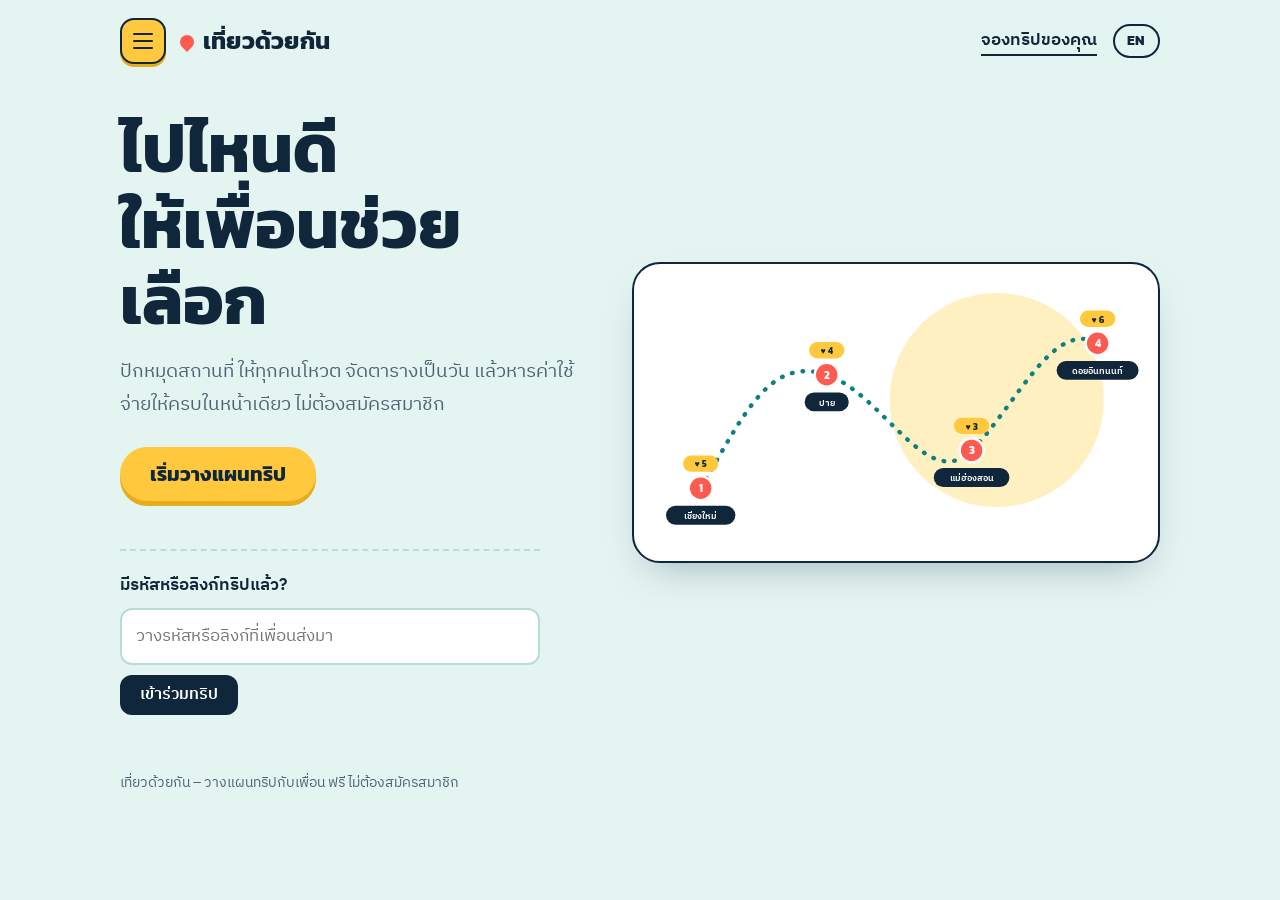
<file: New Project/index.html>
<!DOCTYPE html>
<html lang="th">
<head>
<meta charset="utf-8">
<meta name="viewport" content="width=device-width, initial-scale=1, viewport-fit=cover">
<title>เที่ยวด้วยกัน – ไปไหนดี ให้เพื่อนช่วยเลือก</title>
<meta name="description" content="ปักหมุดสถานที่ ให้เพื่อนโหวต จัดตารางเที่ยวรายวัน และหารค่าใช้จ่ายในหน้าเดียว ไม่ต้องสมัครสมาชิก">
<link rel="stylesheet" href="https://fonts.googleapis.com/css2?family=Kanit:wght@500;700&family=IBM+Plex+Sans+Thai:wght@400;600&display=swap">
<link rel="stylesheet" href="css/site.css">
<script src="js/landing.js"></script>
</head>
<body data-page="home">
<div class="wrap">
<header><div class="hl"><div class="menu" id="menu"><button type="button" class="mt" id="mt" aria-expanded="false" aria-controls="side" aria-label="เมนู / Menu"><span class="bars"></span></button><nav class="side" id="side" aria-label="เมนูหน้า">
<a href="index.html" data-t="t1" aria-current="true">หน้าหลัก</a>
<a href="how.html" data-t="t2" aria-current="false">วิธีใช้</a>
<a href="book.html" data-t="t3" aria-current="false">จองทริป</a>
</nav></div><a class="brand" href="index.html" data-t="brand">เที่ยวด้วยกัน</a></div><div class="hr"><a class="nav" href="book.html" data-t="nav">จองทริปของคุณ</a><button type="button" class="lang" id="lang" aria-label="Switch to English">EN</button></div></header>
<section class="hero" id="top">
 <div>
  <h1 data-t="h1">ไปไหนดี<br>ให้เพื่อนช่วยเลือก</h1>
  <p class="lead" data-t="lead">ปักหมุดสถานที่ ให้ทุกคนโหวต จัดตารางเป็นวัน แล้วหารค่าใช้จ่ายให้ครบในหน้าเดียว ไม่ต้องสมัครสมาชิก</p>
  <a class="go" id="start" href="app.html" data-t="start">เริ่มวางแผนทริป</a>
  <a class="again" id="newtrip" href="app.html" data-t="newtrip" hidden>สร้างทริปใหม่แทน</a>
  <form id="join" class="join">
   <label for="code" data-t="label">มีรหัสหรือลิงก์ทริปแล้ว?</label>
   <input id="code" name="code" placeholder="วางรหัสหรือลิงก์ที่เพื่อนส่งมา" data-tp autocomplete="off">
   <button data-t="join">เข้าร่วมทริป</button>
  </form>
 </div>
 <div class="map">
 <svg class="route" data-ta viewBox="0 0 800 440" role="img" aria-label="ตัวอย่างเส้นทางเที่ยวสี่จุด พร้อมคะแนนโหวตจากเพื่อนในกลุ่ม">
  <defs><mask id="m"><path class="reveal" pathLength="1" d="M90 340 C 160 220, 200 130, 290 160 S 450 350, 520 280 S 650 70, 720 110" stroke="#fff" stroke-width="14" fill="none"/></mask></defs>
  <circle class="sun" cx="560" cy="200" r="170"/>
  <path class="dots" mask="url(#m)" d="M90 340 C 160 220, 200 130, 290 160 S 450 350, 520 280 S 650 70, 720 110"/>
  <g class="stop" style="--d:.5s;--x:90px;--y:340px"><circle r="19"/><text class="pn" y="6">1</text><g class="tag" transform="translate(-55 28)"><rect width="110" height="30" rx="15"/><text x="55" y="21" data-t="cm">เชียงใหม่</text></g><g class="vote" transform="translate(-28 -52)"><rect width="56" height="26" rx="13"/><text x="28" y="19">♥ 5</text></g></g>
  <g class="stop" style="--d:1s;--x:290px;--y:160px"><circle r="19"/><text class="pn" y="6">2</text><g class="tag" transform="translate(-35 28)"><rect width="70" height="30" rx="15"/><text x="35" y="21" data-t="pai">ปาย</text></g><g class="vote" transform="translate(-28 -52)"><rect width="56" height="26" rx="13"/><text x="28" y="19">♥ 4</text></g></g>
  <g class="stop" style="--d:1.5s;--x:520px;--y:280px"><circle r="19"/><text class="pn" y="6">3</text><g class="tag" transform="translate(-60 28)"><rect width="120" height="30" rx="15"/><text x="60" y="21" data-t="mhs">แม่ฮ่องสอน</text></g><g class="vote" transform="translate(-28 -52)"><rect width="56" height="26" rx="13"/><text x="28" y="19">♥ 3</text></g></g>
  <g class="stop" style="--d:2s;--x:720px;--y:110px"><circle r="19"/><text class="pn" y="6">4</text><g class="tag" transform="translate(-65 28)"><rect width="130" height="30" rx="15"/><text x="65" y="21" data-t="doi">ดอยอินทนนท์</text></g><g class="vote" transform="translate(-28 -52)"><rect width="56" height="26" rx="13"/><text x="28" y="19">♥ 6</text></g></g>
 </svg>
 </div>
</section>
<footer data-t="foot">เที่ยวด้วยกัน – วางแผนทริปกับเพื่อน ฟรี ไม่ต้องสมัครสมาชิก</footer>
</div>
<script src="js/site.js"></script>
</body>
</html>
</file>
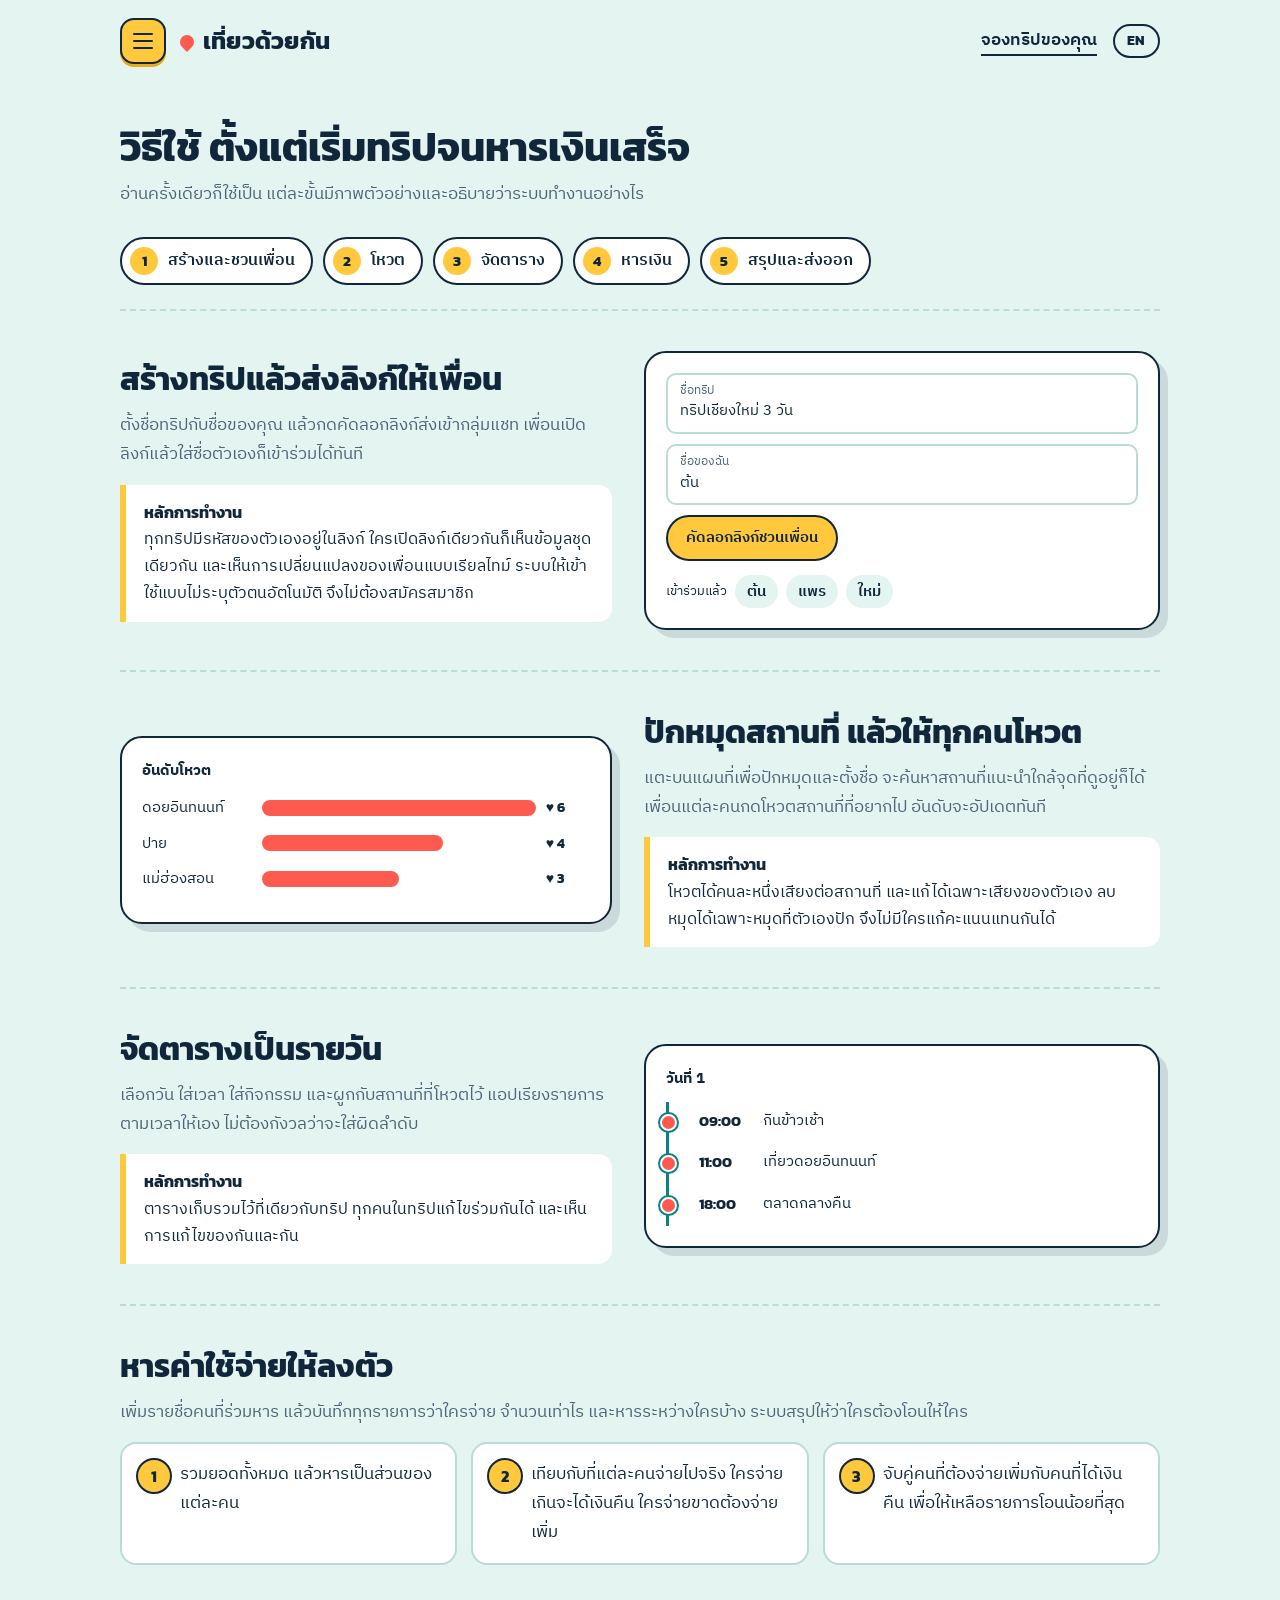
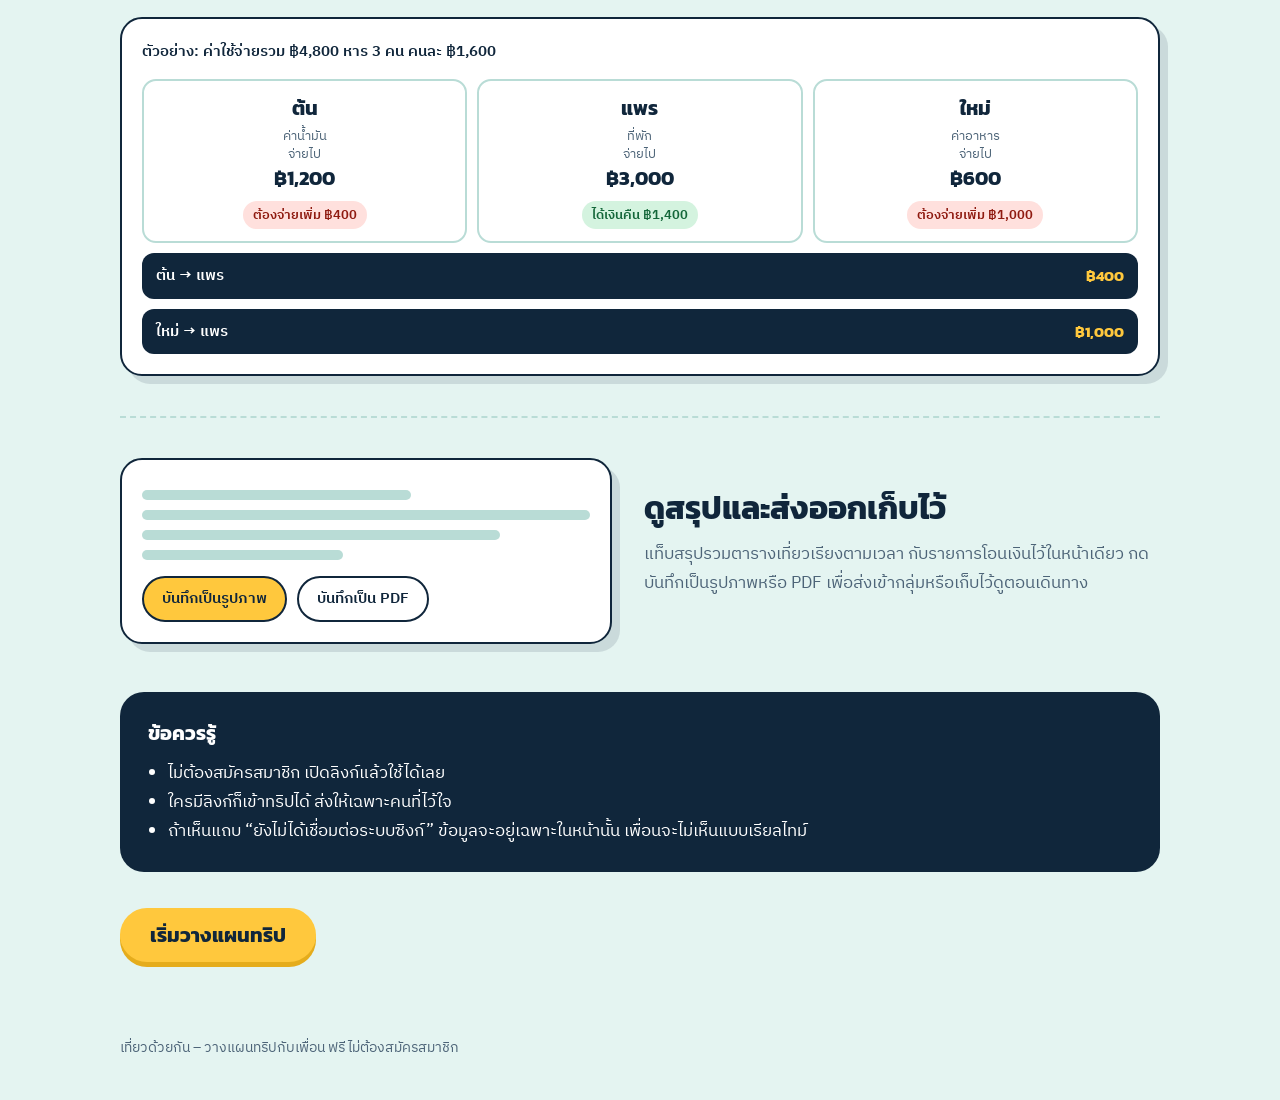
<file: New Project/how.html>
<!DOCTYPE html>
<html lang="th">
<head>
<meta charset="utf-8">
<meta name="viewport" content="width=device-width, initial-scale=1, viewport-fit=cover">
<title>วิธีใช้ – เที่ยวด้วยกัน</title>
<meta name="description" content="โหวตสถานที่ จัดตารางเที่ยว และหารค่าใช้จ่าย ใน 3 ขั้นตอนง่ายๆ">
<link rel="stylesheet" href="https://fonts.googleapis.com/css2?family=Kanit:wght@500;700&family=IBM+Plex+Sans+Thai:wght@400;600&display=swap">
<link rel="stylesheet" href="css/site.css">
</head>
<body data-page="how">
<div class="wrap">
<header><div class="hl"><div class="menu" id="menu"><button type="button" class="mt" id="mt" aria-expanded="false" aria-controls="side" aria-label="เมนู / Menu"><span class="bars"></span></button><nav class="side" id="side" aria-label="เมนูหน้า">
<a href="index.html" data-t="t1" aria-current="false">หน้าหลัก</a>
<a href="how.html" data-t="t2" aria-current="true">วิธีใช้</a>
<a href="book.html" data-t="t3" aria-current="false">จองทริป</a>
</nav></div><a class="brand" href="index.html" data-t="brand">เที่ยวด้วยกัน</a></div><div class="hr"><a class="nav" href="book.html" data-t="nav">จองทริปของคุณ</a><button type="button" class="lang" id="lang" aria-label="Switch to English">EN</button></div></header>
<section class="how" id="how">
<h2 data-t="hw">วิธีใช้ ตั้งแต่เริ่มทริปจนหารเงินเสร็จ</h2>
<p class="sub" data-t="hws">อ่านครั้งเดียวก็ใช้เป็น แต่ละขั้นมีภาพตัวอย่างและอธิบายว่าระบบทำงานอย่างไร</p>
<ol class="flow"><li><a href="#s1" data-t="f1">สร้างและชวนเพื่อน</a></li><li><a href="#s2" data-t="f2">โหวต</a></li><li><a href="#s3" data-t="f3">จัดตาราง</a></li><li><a href="#s4" data-t="f4">หารเงิน</a></li><li><a href="#s5" data-t="f5">สรุปและส่งออก</a></li></ol>
<div id="s1" class="sec"><div><h3 data-t="h1t">สร้างทริปแล้วส่งลิงก์ให้เพื่อน</h3>
<p data-t="h1p">ตั้งชื่อทริปกับชื่อของคุณ แล้วกดคัดลอกลิงก์ส่งเข้ากลุ่มแชท เพื่อนเปิดลิงก์แล้วใส่ชื่อตัวเองก็เข้าร่วมได้ทันที</p>
<div class="why"><b data-t="wk">หลักการทำงาน</b><span data-t="h1w">ทุกทริปมีรหัสของตัวเองอยู่ในลิงก์ ใครเปิดลิงก์เดียวกันก็เห็นข้อมูลชุดเดียวกัน และเห็นการเปลี่ยนแปลงของเพื่อนแบบเรียลไทม์ ระบบให้เข้าใช้แบบไม่ระบุตัวตนอัตโนมัติ จึงไม่ต้องสมัครสมาชิก</span></div></div>
<div class="mock"><div class="fld"><small data-t="m1a">ชื่อทริป</small><span data-t="m1av">ทริปเชียงใหม่ 3 วัน</span></div>
<div class="fld"><small data-t="m1b">ชื่อของฉัน</small><span data-t="n1">ต้น</span></div>
<span class="btn" data-t="m1btn">คัดลอกลิงก์ชวนเพื่อน</span>
<div class="av"><small data-t="m1j">เข้าร่วมแล้ว</small><span data-t="n1">ต้น</span><span data-t="n2">แพร</span><span data-t="n3">ใหม่</span></div></div></div>
<div id="s2" class="sec rev"><div><h3 data-t="h2t">ปักหมุดสถานที่ แล้วให้ทุกคนโหวต</h3>
<p data-t="h2p">แตะบนแผนที่เพื่อปักหมุดและตั้งชื่อ จะค้นหาสถานที่แนะนำใกล้จุดที่ดูอยู่ก็ได้ เพื่อนแต่ละคนกดโหวตสถานที่ที่อยากไป อันดับจะอัปเดตทันที</p>
<div class="why"><b data-t="wk">หลักการทำงาน</b><span data-t="h2w">โหวตได้คนละหนึ่งเสียงต่อสถานที่ และแก้ได้เฉพาะเสียงของตัวเอง ลบหมุดได้เฉพาะหมุดที่ตัวเองปัก จึงไม่มีใครแก้คะแนนแทนกันได้</span></div></div>
<div class="mock"><b><span data-t="m2">อันดับโหวต</span></b><div style="height:12px"></div>
<div class="vr"><span data-t="doi">ดอยอินทนนท์</span><i style="width:100%"></i><em>♥ 6</em></div><div class="vr"><span data-t="pai">ปาย</span><i style="width:66%"></i><em>♥ 4</em></div><div class="vr"><span data-t="mhs">แม่ฮ่องสอน</span><i style="width:50%"></i><em>♥ 3</em></div></div></div>
<div id="s3" class="sec"><div><h3 data-t="h3t">จัดตารางเป็นรายวัน</h3>
<p data-t="h3p">เลือกวัน ใส่เวลา ใส่กิจกรรม และผูกกับสถานที่ที่โหวตไว้ แอปเรียงรายการตามเวลาให้เอง ไม่ต้องกังวลว่าจะใส่ผิดลำดับ</p>
<div class="why"><b data-t="wk">หลักการทำงาน</b><span data-t="h3w">ตารางเก็บรวมไว้ที่เดียวกับทริป ทุกคนในทริปแก้ไขร่วมกันได้ และเห็นการแก้ไขของกันและกัน</span></div></div>
<div class="mock"><b><span data-t="d1">วันที่ 1</span></b><div style="height:10px"></div><ul class="tl"><li><b>09:00</b><span data-t="a1">กินข้าวเช้า</span></li><li><b>11:00</b><span data-t="a2">เที่ยวดอยอินทนนท์</span></li><li><b>18:00</b><span data-t="a3">ตลาดกลางคืน</span></li></ul></div></div>
<div id="s4" class="sec wide"><div><h3 data-t="h4t">หารค่าใช้จ่ายให้ลงตัว</h3>
<p data-t="h4p">เพิ่มรายชื่อคนที่ร่วมหาร แล้วบันทึกทุกรายการว่าใครจ่าย จำนวนเท่าไร และหารระหว่างใครบ้าง ระบบสรุปให้ว่าใครต้องโอนให้ใคร</p>
<ol class="k"><li><span data-t="k1">รวมยอดทั้งหมด แล้วหารเป็นส่วนของแต่ละคน</span></li><li><span data-t="k2">เทียบกับที่แต่ละคนจ่ายไปจริง ใครจ่ายเกินจะได้เงินคืน ใครจ่ายขาดต้องจ่ายเพิ่ม</span></li><li><span data-t="k3">จับคู่คนที่ต้องจ่ายเพิ่มกับคนที่ได้เงินคืน เพื่อให้เหลือรายการโอนน้อยที่สุด</span></li></ol></div>
<div class="mock"><p class="ex"><span data-t="ex">ตัวอย่าง: ค่าใช้จ่ายรวม ฿4,800 หาร 3 คน คนละ ฿1,600</span></p>
<div class="pp"><div class="pc"><h4><span data-t="n1">ต้น</span></h4><small><span data-t="e1">ค่าน้ำมัน</span></small><small><span data-t="lp">จ่ายไป</span></small><strong>฿1,200</strong><span class="chip neg"><span data-t="owe">ต้องจ่ายเพิ่ม</span> ฿400</span></div><div class="pc"><h4><span data-t="n2">แพร</span></h4><small><span data-t="e2">ที่พัก</span></small><small><span data-t="lp">จ่ายไป</span></small><strong>฿3,000</strong><span class="chip pos"><span data-t="get">ได้เงินคืน</span> ฿1,400</span></div><div class="pc"><h4><span data-t="n3">ใหม่</span></h4><small><span data-t="e3">ค่าอาหาร</span></small><small><span data-t="lp">จ่ายไป</span></small><strong>฿600</strong><span class="chip neg"><span data-t="owe">ต้องจ่ายเพิ่ม</span> ฿1,000</span></div></div>
<div class="tr"><span><span data-t="n1">ต้น</span> → <span data-t="n2">แพร</span></span><b>฿400</b></div><div class="tr"><span><span data-t="n3">ใหม่</span> → <span data-t="n2">แพร</span></span><b>฿1,000</b></div></div></div>
<div id="s5" class="sec rev"><div><h3 data-t="h5t">ดูสรุปและส่งออกเก็บไว้</h3>
<p data-t="h5p">แท็บสรุปรวมตารางเที่ยวเรียงตามเวลา กับรายการโอนเงินไว้ในหน้าเดียว กดบันทึกเป็นรูปภาพหรือ PDF เพื่อส่งเข้ากลุ่มหรือเก็บไว้ดูตอนเดินทาง</p></div>
<div class="mock"><div class="sk" style="width:60%"></div><div class="sk"></div><div class="sk" style="width:80%"></div><div class="sk" style="width:45%"></div><div style="margin-top:16px;display:flex;gap:10px;flex-wrap:wrap"><span class="btn" data-t="x1">บันทึกเป็นรูปภาพ</span><span class="btn o" data-t="x2">บันทึกเป็น PDF</span></div></div></div>
<div class="tips"><b><span data-t="tp">ข้อควรรู้</span></b><ul><li><span data-t="q1">ไม่ต้องสมัครสมาชิก เปิดลิงก์แล้วใช้ได้เลย</span></li><li><span data-t="q2">ใครมีลิงก์ก็เข้าทริปได้ ส่งให้เฉพาะคนที่ไว้ใจ</span></li><li><span data-t="q3">ถ้าเห็นแถบ “ยังไม่ได้เชื่อมต่อระบบซิงก์” ข้อมูลจะอยู่เฉพาะในหน้านั้น เพื่อนจะไม่เห็นแบบเรียลไทม์</span></li></ul></div>
<a class="go cta" href="app.html" data-t="start">เริ่มวางแผนทริป</a>
</section>
<footer data-t="foot">เที่ยวด้วยกัน – วางแผนทริปกับเพื่อน ฟรี ไม่ต้องสมัครสมาชิก</footer>
</div>
<script src="js/site.js"></script>
</body>
</html>
</file>
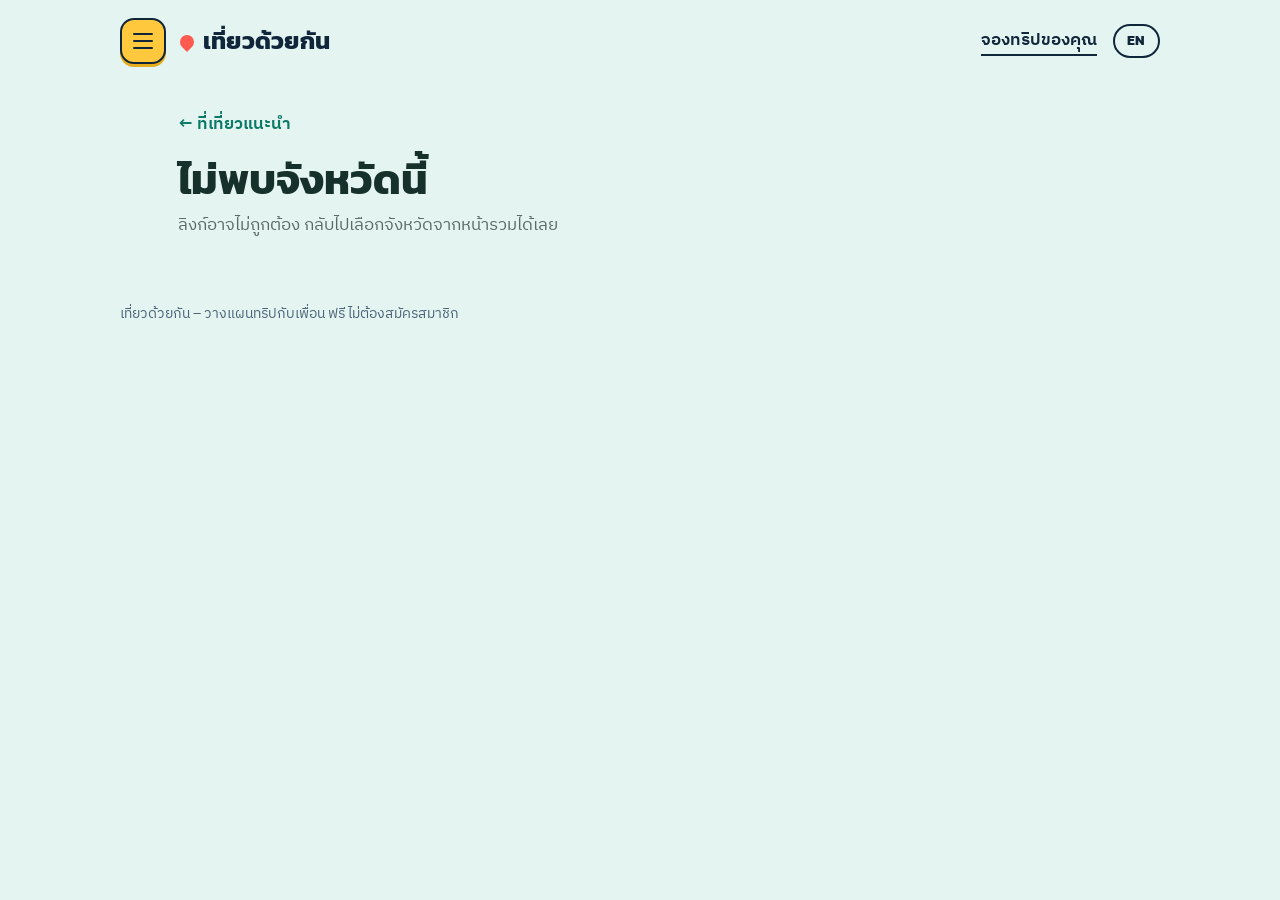
<file: New Project/province.html>
<!DOCTYPE html>
<html lang="th">
<head>
<meta charset="utf-8">
<meta name="viewport" content="width=device-width, initial-scale=1, viewport-fit=cover">
<title>ที่เที่ยวแนะนำ – เที่ยวด้วยกัน</title>
<link rel="stylesheet" href="https://fonts.googleapis.com/css2?family=Kanit:wght@500;700&family=IBM+Plex+Sans+Thai:wght@400;600&display=swap">
<link rel="stylesheet" href="css/site.css">
<link rel="stylesheet" href="css/province.css">
</head>
<body data-page="book">
<div class="wrap">
<header><div class="hl"><div class="menu" id="menu"><button type="button" class="mt" id="mt" aria-expanded="false" aria-controls="side" aria-label="เมนู / Menu"><span class="bars"></span></button><nav class="side" id="side" aria-label="เมนูหน้า">
<a href="index.html" data-t="t1" aria-current="false">หน้าหลัก</a>
<a href="how.html" data-t="t2" aria-current="false">วิธีใช้</a>
<a href="book.html" data-t="t3" aria-current="true">จองทริป</a>
</nav></div><a class="brand" href="index.html" data-t="brand">เที่ยวด้วยกัน</a></div><div class="hr"><a class="nav" href="book.html" data-t="nav">จองทริปของคุณ</a><button type="button" class="lang" id="lang" aria-label="Switch to English">EN</button></div></header>

<main class="pv-wrap" id="pv"></main>

<footer data-t="foot">เที่ยวด้วยกัน – วางแผนทริปกับเพื่อน ฟรี ไม่ต้องสมัครสมาชิก</footer>
</div>
<script src="js/site.js"></script>
<script src="js/i18n.js"></script>
<script src="js/provinces.js"></script>
<script src="js/provinces-en.js"></script>
<script src="js/stays.js"></script>
<script src="js/foods.js"></script>
<script src="js/parks-data.js"></script>
<script>
(function(){
 if(typeof I18N==="undefined"){document.getElementById("pv").innerHTML='<p class="pv-sub">ไม่พบไฟล์ js/i18n.js / js/i18n.js is missing</p>';return}
 var root=document.getElementById("pv");
 var key=new URLSearchParams(location.search).get("p");
 function li(a){return a.map(function(x){return "<li>"+x+"</li>"}).join("")}
 function render(L){
  var T=function(k){return I18N.t(k)},en=(L==="en");
  if(typeof PROV==="undefined"){root.innerHTML='<p class="pv-sub">'+T("nodata")+'</p>';return}
  var p=null;
  for(var i=0;i<PROV.length;i++){if(PROV[i].key===key){p=PROV[i]}}
  if(!p){
   document.title=T("nf");
   root.innerHTML='<a class="pv-back" href="book.html">'+T("back")+'</a><h1>'+T("nf")+'</h1><p class="pv-sub">'+T("nfs")+'</p>';
   return;
  }
  var E=(en&&typeof PROV_EN!=="undefined"&&PROV_EN[p.key])||{};
  var name=E.name||p.name;
  document.title=name+T("t2");
  var spots=(E.spots||p.spots).map(function(s,i){
   var url=p.spots[i][2],direct=!!url;
   var q=encodeURIComponent(p.spots[i][0]+" "+p.name);
   var info=url||("https://www.google.com/search?q="+encodeURIComponent("site:tourismthailand.org "+p.spots[i][0]));
   var map="https://www.google.com/maps/search/?api=1&query="+q;
   return '<li><b>'+s[0]+'</b><span>'+s[1]+'</span><div class="pv-links">'+
    '<a href="'+info+'" target="_blank" rel="noopener">'+(direct?T("official"):T("info"))+'</a>'+
    '<a href="'+map+'" target="_blank" rel="noopener">'+T("map")+'</a></div></li>';
  }).join("");
  var foods="";
  if(typeof FOODS!=="undefined"&&FOODS[p.key]){
   foods='<div class="pv-stays">'+FOODS[p.key].map(function(f){
    var m="https://www.google.com/maps/search/?api=1&query="+encodeURIComponent(f[4]);
    return '<div class="pv-stay"><small>'+(en?f[3]:f[1])+'</small><b>'+(en?f[2]:f[0])+'</b><a href="'+m+'" target="_blank" rel="noopener">'+T("foodMap")+'</a></div>';
   }).join("")+'</div><p class="pv-note">'+T("foodNote")+'</p>';
  }
  var stays="";
  if(typeof STAYS!=="undefined"&&STAYS[p.key]){
   stays='<div class="pv-stays">'+STAYS[p.key].map(function(s,i){
    var se=(en&&typeof STAYS_EN!=="undefined"&&STAYS_EN[p.key]&&STAYS_EN[p.key][i])||[];
    var m="https://www.google.com/maps/search/?api=1&query="+encodeURIComponent(s.q);
    return '<div class="pv-stay"><small>'+I18N.tier(s.tier,L)+'</small><b>'+(se[0]||s.type)+'</b><span>'+(se[1]||s.area)+'</span><em>'+I18N.money(s.price,L)+T("perNight")+'</em><a href="'+m+'" target="_blank" rel="noopener">'+T("stayMap")+'</a></div>';
   }).join("")+'</div><p class="pv-note">'+T("stayNote")+'</p>';
  }
  root.innerHTML=
   '<a class="pv-back" href="book.html">'+T("back")+'</a>'+
   '<h1>'+name+'</h1><p class="pv-sub">'+I18N.region(p.region,L)+' · '+(E.tag||p.tag)+'</p>'+
   '<div class="pv-facts">'+
    '<div><small>'+T("best")+'</small>'+(E.best||p.best)+'</div>'+
    '<div><small>'+T("from")+'</small>'+(E.from||p.from)+'</div>'+
    '<div><small>'+T("days")+'</small>'+I18N.days(p.days,L)+'</div>'+
    '<div><small>'+T("budget")+'</small>'+I18N.money(p.budget,L)+'</div>'+
   '</div>'+
   '<section class="pv-sec"><h2>'+T("spots")+'</h2><ul class="pv-spots">'+spots+'</ul></section>'+
   '<section class="pv-sec"><h2>'+T("stay")+'</h2><p>'+(E.stay||p.stay)+'</p>'+stays+'</section>'+
   '<section class="pv-sec"><h2>'+(foods?T("foodH"):T("food"))+'</h2>'+(foods||'<ul class="pv-list">'+li(E.food||p.food)+'</ul>')+'</section>'+
   '<section class="pv-sec"><h2>'+T("tips")+'</h2><ul class="pv-list">'+li(E.tips||p.tips)+'</ul></section>'+
   '<section class="pv-sec" id="pk"></section>'+
   '<div class="pv-acts">'+
    '<a class="pv-btn" href="app.html">'+T("plan")+'</a>'+
    /* TODO: เปลี่ยนเป็นลิงก์ affiliate ของคุณเอง */
    '<a class="pv-btn o" href="https://www.agoda.com" target="_blank" rel="sponsored noopener">'+T("hotels")+'</a>'+
    '<a class="pv-btn o" href="https://www.klook.com/th/" target="_blank" rel="sponsored noopener">'+T("acts")+'</a>'+
   '</div>'+
   '<p class="pv-note">'+T("note")+'</p>';
  /* อุทยานแห่งชาติในจังหวัดนี้ */
  var pk=document.getElementById("pk");
  if(pk&&typeof loadParks!=="undefined"){
   loadParks().then(function(list){
    var mine=list.filter(function(x){return x.pv===p.name||x.pv.indexOf(p.name)>=0||p.name.indexOf(x.pv)>=0});
    if(!mine.length)return;
    pk.innerHTML='<h2>'+(en?"National parks":"อุทยานแห่งชาติ")+'</h2><ul class="pv-spots">'+mine.map(function(x){
     var q=encodeURIComponent(x.n+" "+p.name);
     return '<li><b>'+x.n+'</b><div class="pv-links"><a href="app.html?fly='+x.ll[0].toFixed(4)+','+x.ll[1].toFixed(4)+',11">'+(en?"View on map":"ดูบนแผนที่")+'</a>'+
      '<a href="https://www.google.com/maps/search/?api=1&query='+q+'" target="_blank" rel="noopener">'+T("map")+'</a></div></li>';
    }).join("")+'</ul>';
   }).catch(function(){});
  }
 }
 I18N.on(render);
})();
</script>
</body>
</html>
</file>
<file: New Project/css/site.css>
:root{--ink:#10263b;--mut:#4d6478;--bg:#e4f4f1;--card:#fff;--sun:#ffc83d;--sun-d:#e5ac1c;--pin:#ff5a4f;--sea:#0f7f86;--line:#b9dcd6}
*{box-sizing:border-box}
html{scroll-behavior:smooth}
body{margin:0;background:var(--bg);color:var(--ink);font:400 17px/1.7 "IBM Plex Sans Thai",system-ui,sans-serif;padding:env(safe-area-inset-top) 0 env(safe-area-inset-bottom)}
[hidden]{display:none!important}
a{color:inherit}
:focus-visible{outline:3px solid var(--ink);outline-offset:3px}
.wrap{max-width:1080px;margin:0 auto;padding:0 20px}
header{display:flex;justify-content:space-between;align-items:center;padding:18px 0}
@media(prefers-reduced-motion:reduce){html{scroll-behavior:auto}}
.hr{display:flex;align-items:center;gap:16px}
.lang{font:700 14px/1 Kanit,sans-serif;letter-spacing:.04em;padding:8px 12px;border:2px solid var(--ink);border-radius:999px;background:transparent;color:var(--ink);cursor:pointer}
.lang:hover{background:var(--ink);color:#fff}
.brand{font:700 24px/1 Kanit,sans-serif;letter-spacing:.01em}
.brand::before{content:"";display:inline-block;width:14px;height:14px;border-radius:50% 50% 50% 0;transform:rotate(-45deg);background:var(--pin);margin-right:9px}
header a.nav{font-weight:600;text-decoration:none;border-bottom:2px solid var(--ink)}
.hero{display:grid;grid-template-columns:1fr 1.1fr;gap:32px;align-items:center;padding:28px 0 56px}
h1{font:700 clamp(40px,6.4vw,68px)/1.12 Kanit,sans-serif;margin:0 0 18px}
.lead{font-size:19px;color:var(--mut);max-width:30em;margin:0 0 26px}
.go,.again{display:inline-block;text-decoration:none;font:700 20px/1 Kanit,sans-serif;padding:17px 30px;border-radius:999px;margin:0 10px 18px 0;vertical-align:top}
.go{background:var(--sun);color:var(--ink);box-shadow:0 5px 0 var(--sun-d);transition:transform .12s,box-shadow .12s}
.go:hover{transform:translateY(2px);box-shadow:0 3px 0 var(--sun-d)}
.go:active{transform:translateY(5px);box-shadow:none}
.again{border:2px solid var(--ink)}
.join{margin-top:30px;max-width:420px;padding-top:20px;border-top:2px dashed var(--line)}
.join label{display:block;font-weight:600;margin-bottom:8px}
.join input{width:100%;font:inherit;padding:12px 14px;border:2px solid var(--line);border-radius:12px;background:#fff;color:var(--ink)}
.join button{margin-top:10px;font:600 16px/1 "IBM Plex Sans Thai",sans-serif;padding:12px 20px;border:0;border-radius:12px;background:var(--ink);color:#fff;cursor:pointer}
.map{background:var(--card);border-radius:28px;padding:10px;box-shadow:0 18px 40px -18px rgba(16,38,59,.35);border:2px solid var(--ink)}
.route{display:block;width:100%;height:auto}
.sun{fill:#fff0c2}
.dots{fill:none;stroke:var(--sea);stroke-width:7;stroke-linecap:round;stroke-dasharray:1 16}
.reveal{stroke-dasharray:1;stroke-dashoffset:1;animation:draw 2.4s .2s ease-out forwards}
@keyframes draw{to{stroke-dashoffset:0}}
.stop{opacity:0;animation:pop .45s var(--d) cubic-bezier(.3,1.6,.5,1) forwards;transform-box:fill-box}
@keyframes pop{from{opacity:0;transform:translate(var(--x),calc(var(--y) + 14px))}to{opacity:1;transform:translate(var(--x),var(--y))}}
.stop circle{fill:var(--pin);stroke:#fff;stroke-width:4}
.pn{fill:#fff;font:700 18px Kanit,sans-serif;text-anchor:middle}
.tag rect{fill:var(--ink)}
.tag text{fill:#fff;font:600 15px "IBM Plex Sans Thai",sans-serif;text-anchor:middle}
.vote rect{fill:var(--sun)}
.vote text{fill:var(--ink);font:700 14px Kanit,sans-serif;text-anchor:middle}
.how{padding:40px 0 56px}
h2{font:700 clamp(28px,4vw,40px)/1.25 Kanit,sans-serif;margin:0 0 8px}
.sub{color:var(--mut);margin:0 0 28px;max-width:34em}
.steps{list-style:none;margin:0;padding:0;display:grid;grid-template-columns:repeat(3,1fr);gap:18px;counter-reset:s}
.steps li{counter-increment:s;background:var(--card);border-radius:20px;padding:24px 22px;border:2px solid var(--line);position:relative}
.steps li::before{content:counter(s);position:absolute;top:-18px;left:20px;width:36px;height:36px;border-radius:50%;background:var(--sun);border:2px solid var(--ink);display:grid;place-items:center;font:700 18px Kanit,sans-serif}
.steps b{display:block;font:700 22px/1.3 Kanit,sans-serif;margin:6px 0 6px}
.steps span{color:var(--mut)}
.partners{background:var(--ink);color:#fff;border-radius:32px;padding:40px 28px;margin-bottom:40px}
.partners .sub{color:#b8cbdc}
.pgrid{display:grid;grid-template-columns:repeat(3,1fr);gap:16px}
.p{display:block;text-decoration:none;background:#fff;color:var(--ink);border-radius:18px;padding:22px;transition:transform .15s}
.p:hover{transform:translateY(-4px)}
.p b{display:block;font:700 22px/1.3 Kanit,sans-serif}
.p span{display:block;color:var(--mut);margin:4px 0 12px}
.p i{font-style:normal;font-weight:600;border-bottom:2px solid var(--pin)}
.note{font-size:14px;color:#8fa8bd;margin:20px 0 0}
footer{padding:0 0 40px;color:var(--mut);font-size:14px}
@media(max-width:820px){.hero{grid-template-columns:1fr;padding-top:8px}.steps,.pgrid{grid-template-columns:1fr}.steps{gap:30px}.partners{border-radius:24px;padding:30px 20px}}
@media(prefers-reduced-motion:reduce){.reveal{animation:none;stroke-dashoffset:0}.stop{animation:none;opacity:1;transform:translate(var(--x),var(--y))}}
a.brand{text-decoration:none;color:inherit}
.cta{margin-top:36px}
.partners{margin-top:24px}
header{position:relative;z-index:20}
.hl{display:flex;align-items:center;gap:14px}
.menu{position:relative}
.mt{width:46px;height:46px;display:grid;place-items:center;background:var(--sun);border:2px solid var(--ink);border-radius:14px;cursor:pointer;box-shadow:0 3px 0 var(--sun-d)}
.bars,.bars::before,.bars::after{display:block;width:20px;height:2.5px;background:var(--ink);border-radius:2px;content:""}
.bars{position:relative}
.bars::before{position:absolute;top:-7px}
.bars::after{position:absolute;top:7px}
.side{position:absolute;top:100%;left:0;min-width:220px;margin-top:10px;display:flex;flex-direction:column;gap:4px;padding:8px;background:#fff;border:2px solid var(--ink);border-radius:18px;box-shadow:0 14px 30px -12px rgba(16,38,59,.4);opacity:0;visibility:hidden;transform:translateY(-6px);transition:opacity .15s,transform .15s,visibility 0s .15s}
.side::before{content:"";position:absolute;left:0;right:0;top:-12px;height:12px}
.menu.open .side{opacity:1;visibility:visible;transform:none;transition:opacity .15s,transform .15s}
@media(hover:hover){.menu:hover .side{opacity:1;visibility:visible;transform:none;transition:opacity .15s,transform .15s}}
.side a{display:block;text-decoration:none;font:700 19px/1.3 Kanit,sans-serif;padding:12px 14px;border-radius:12px;border:2px solid transparent}
.side a:hover{border-color:var(--ink)}
.side a[aria-current="true"]{background:var(--sun);border-color:var(--ink)}
@media(max-width:560px){header a.nav{display:none}}
@media(prefers-reduced-motion:reduce){.side{transition:none}}
.flow{display:flex;flex-wrap:wrap;gap:10px;list-style:none;padding:0;margin:0 0 8px;counter-reset:f}
.flow li{counter-increment:f}
.flow a{display:flex;align-items:center;gap:10px;text-decoration:none;font:600 16px/1.2 "IBM Plex Sans Thai",sans-serif;padding:8px 16px 8px 8px;background:#fff;border:2px solid var(--ink);border-radius:999px}
.flow a::before{content:counter(f);width:28px;height:28px;border-radius:50%;background:var(--sun);display:grid;place-items:center;font:700 15px Kanit,sans-serif}
.flow a:hover{background:var(--sun)}
.sec{display:grid;grid-template-columns:1fr 1.05fr;gap:32px;align-items:center;padding:40px 0;border-top:2px dashed var(--line);scroll-margin-top:16px}
.sec.rev .mock{order:-1}
.sec.wide{grid-template-columns:1fr}
.sec:first-of-type{margin-top:24px}
.sec h3{font:700 clamp(24px,3vw,32px)/1.3 Kanit,sans-serif;margin:0 0 10px}
.sec p{margin:0 0 16px;color:var(--mut)}
.why{background:#fff;border-left:6px solid var(--sun);border-radius:0 14px 14px 0;padding:14px 18px;font-size:16px}
.why b{display:block;font-family:Kanit,sans-serif}
.mock{background:#fff;border:2px solid var(--ink);border-radius:22px;padding:20px;box-shadow:8px 8px 0 rgba(16,38,59,.12);font-size:15px}
.fld{border:2px solid var(--line);border-radius:10px;padding:8px 12px;margin-bottom:10px}
.fld small{display:block;color:var(--mut);font-size:12px;line-height:1.3}
.btn{display:inline-block;background:var(--sun);border:2px solid var(--ink);border-radius:999px;padding:8px 18px;font-weight:600}
.btn.o{background:#fff}
.av{display:flex;gap:8px;flex-wrap:wrap;margin-top:14px;align-items:center}
.av span{background:var(--bg);border-radius:999px;padding:4px 12px;font-weight:600}
.vr{display:grid;grid-template-columns:110px 1fr 44px;gap:10px;align-items:center;margin-bottom:10px}
.vr i{display:block;height:16px;border-radius:8px;background:var(--pin)}
.vr em{font:700 14px Kanit,sans-serif}
.tl{list-style:none;margin:0;padding:0 0 0 18px;border-left:3px solid var(--sea)}
.tl li{position:relative;padding:6px 0 10px 12px;display:flex;gap:12px}
.tl li::before{content:"";position:absolute;left:-27px;top:12px;width:13px;height:13px;border-radius:50%;background:var(--pin);border:2px solid #fff;box-shadow:0 0 0 2px var(--sea)}
.tl b{font-family:Kanit,sans-serif;min-width:52px}
.k{list-style:none;counter-reset:k;padding:0;margin:0 0 20px;display:grid;grid-template-columns:repeat(3,1fr);gap:14px}
.k li{counter-increment:k;background:#fff;border:2px solid var(--line);border-radius:16px;padding:16px 16px 16px 58px;position:relative}
.k li::before{content:counter(k);position:absolute;left:14px;top:14px;width:32px;height:32px;border-radius:50%;background:var(--sun);border:2px solid var(--ink);display:grid;place-items:center;font:700 16px Kanit,sans-serif}
.pp{display:grid;grid-template-columns:repeat(3,1fr);gap:10px}
.pc{border:2px solid var(--line);border-radius:14px;padding:12px;text-align:center}
.pc h4{margin:0 0 4px;font:700 20px Kanit,sans-serif}
.pc small{display:block;color:var(--mut);font-size:13px;line-height:1.4}
.pc strong{display:block;font:700 20px Kanit,sans-serif;margin-bottom:8px}
.chip{display:inline-block;border-radius:999px;padding:3px 10px;font-weight:600;font-size:13px}
.chip.neg{background:#ffe0dd;color:#8f1a10}
.chip.pos{background:#d4f3df;color:#14673a}
.sec .ex{margin:0 0 14px;color:var(--ink);font-weight:600}
.tr{display:flex;justify-content:space-between;background:var(--ink);color:#fff;border-radius:12px;padding:10px 14px;margin-top:10px;font-weight:600}
.tr b{color:var(--sun);font-family:Kanit,sans-serif}
.sk{height:10px;border-radius:5px;background:var(--line);margin:10px 0}
.tips{background:var(--ink);color:#fff;border-radius:24px;padding:26px 28px;margin-top:8px}
.tips b{font:700 20px Kanit,sans-serif}
.tips ul{margin:10px 0 0;padding-left:20px}
@media(max-width:820px){.sec,.sec.wide{grid-template-columns:1fr;gap:20px}.sec.rev .mock{order:0}.k{grid-template-columns:1fr}}
@media(max-width:520px){.pp{grid-template-columns:1fr}.vr{grid-template-columns:90px 1fr 40px}}
.tools{display:grid;grid-template-columns:1fr 1fr;gap:20px;margin:24px 0}
.tool{background:#fff;border:2px solid var(--ink);border-radius:22px;padding:24px;box-shadow:8px 8px 0 rgba(16,38,59,.12)}
.tool h2{font:700 26px/1.3 Kanit,sans-serif;margin:0 0 6px}
.tool p{margin:0 0 14px;color:var(--mut)}
.lb{display:block;font-weight:600;margin:12px 0 4px}
.in{width:100%;font:inherit;padding:11px 13px;border:2px solid var(--line);border-radius:12px;background:#fff;color:var(--ink)}
.row2{display:grid;grid-template-columns:1fr 1fr;gap:12px}
.bts{display:flex;flex-wrap:wrap;gap:10px;margin-top:16px}
.pb{display:inline-block;text-decoration:none;font:600 16px/1 "IBM Plex Sans Thai",sans-serif;padding:13px 20px;border:2px solid var(--ink);border-radius:999px;background:var(--sun);color:var(--ink);cursor:pointer}
.pb:hover{background:var(--ink);color:#fff}
.pb.y{background:#fff;margin-top:4px}
.hint{font-size:14px;margin:12px 0 0!important}
.res{list-style:none;margin:16px 0 0;padding:0}
.res li{display:flex;justify-content:space-between;padding:8px 0;border-bottom:1px dashed var(--line)}
.res b{font-family:Kanit,sans-serif}
.res .tot{font-weight:700;font-size:18px}
.res .tot b{color:var(--sea)}
@media(max-width:820px){.tools{grid-template-columns:1fr}}
</file>
<file: New Project/css/province.css>
/* สไตล์เฉพาะหน้าที่เที่ยวแนะนำ แยกจาก site.css เพื่อไม่ให้ทับกัน */
:root{--pv-ink:#16302b;--pv-mut:#5b6b67;--pv-line:#d9e2df;--pv-acc:#0b7a66;--pv-bg:#f4f8f6;--pv-card:#fff}
.pv-wrap{max-width:960px;margin:0 auto;padding:28px 18px 40px;color:var(--pv-ink)}
.pv-wrap h1{font-family:"Kanit",sans-serif;font-size:clamp(1.7rem,4.5vw,2.6rem);margin:0 0 6px;line-height:1.2}
.pv-sub{color:var(--pv-mut);margin:0 0 22px;max-width:60ch}
.pv-region{font-family:"Kanit",sans-serif;font-size:1.05rem;margin:26px 0 10px;color:var(--pv-mut);font-weight:500}
.pv-grid{display:grid;grid-template-columns:repeat(auto-fill,minmax(230px,1fr));gap:12px}
.pv-item{display:block;padding:16px 18px;border:1px solid var(--pv-line);border-radius:14px;background:var(--pv-card);color:inherit;text-decoration:none;transition:border-color .15s,transform .15s}
.pv-item:hover,.pv-item:focus-visible{border-color:var(--pv-acc);transform:translateY(-2px)}
.pv-item:focus-visible{outline:2px solid var(--pv-acc);outline-offset:2px}
.pv-item b{display:block;font-family:"Kanit",sans-serif;font-size:1.2rem;font-weight:500}
.pv-item span{display:block;color:var(--pv-mut);font-size:.92rem;margin-top:4px}
.pv-back{display:inline-block;margin-bottom:16px;color:var(--pv-acc);text-decoration:none;font-weight:600}
.pv-back:hover{text-decoration:underline}
.pv-facts{display:grid;grid-template-columns:repeat(auto-fit,minmax(210px,1fr));gap:10px;margin:20px 0}
.pv-facts div{padding:12px 14px;border-radius:12px;background:var(--pv-bg);border:1px solid var(--pv-line)}
.pv-facts small{display:block;color:var(--pv-mut);margin-bottom:2px}
.pv-sec{margin-top:26px}
.pv-sec h2{font-family:"Kanit",sans-serif;font-size:1.25rem;margin:0 0 10px}
.pv-spots{list-style:none;margin:0;padding:0;display:grid;gap:10px}
.pv-spots li{padding:12px 14px;border:1px solid var(--pv-line);border-radius:12px;background:var(--pv-card)}
.pv-spots b{display:block}
.pv-spots span{color:var(--pv-mut)}
.pv-list{margin:0;padding-left:20px}
.pv-list li{margin:5px 0}
.pv-acts{display:flex;gap:10px;flex-wrap:wrap;margin-top:28px}
.pv-btn{display:inline-block;padding:11px 18px;border-radius:12px;background:var(--pv-acc);color:#fff;text-decoration:none;font-weight:600}
.pv-btn.o{background:transparent;color:var(--pv-acc);border:1.5px solid var(--pv-acc)}
.pv-note{margin-top:22px;color:var(--pv-mut);font-size:.88rem}
@media (prefers-reduced-motion:reduce){.pv-item{transition:none}}

.pv-links{display:flex;gap:14px;flex-wrap:wrap;margin-top:8px}
.pv-links a{color:var(--pv-acc);font-weight:600;font-size:.92rem;text-decoration:none}
.pv-links a:hover{text-decoration:underline}
.pv-links a::after{content:" ↗"}

.pv-stays{display:grid;grid-template-columns:repeat(auto-fit,minmax(220px,1fr));gap:10px;margin-top:12px}
.pv-stay{padding:14px;border:1px solid var(--pv-line);border-radius:12px;background:var(--pv-card);display:flex;flex-direction:column;gap:2px}
.pv-stay small{color:var(--pv-acc);font-weight:700}
.pv-stay span{color:var(--pv-mut);font-size:.92rem}
.pv-stay em{font-style:normal;margin-top:4px}
.pv-stay a{margin-top:8px;color:var(--pv-acc);font-weight:600;text-decoration:none}
.pv-stay a:hover{text-decoration:underline}
.pv-stay a::after{content:" ↗"}
</file>
